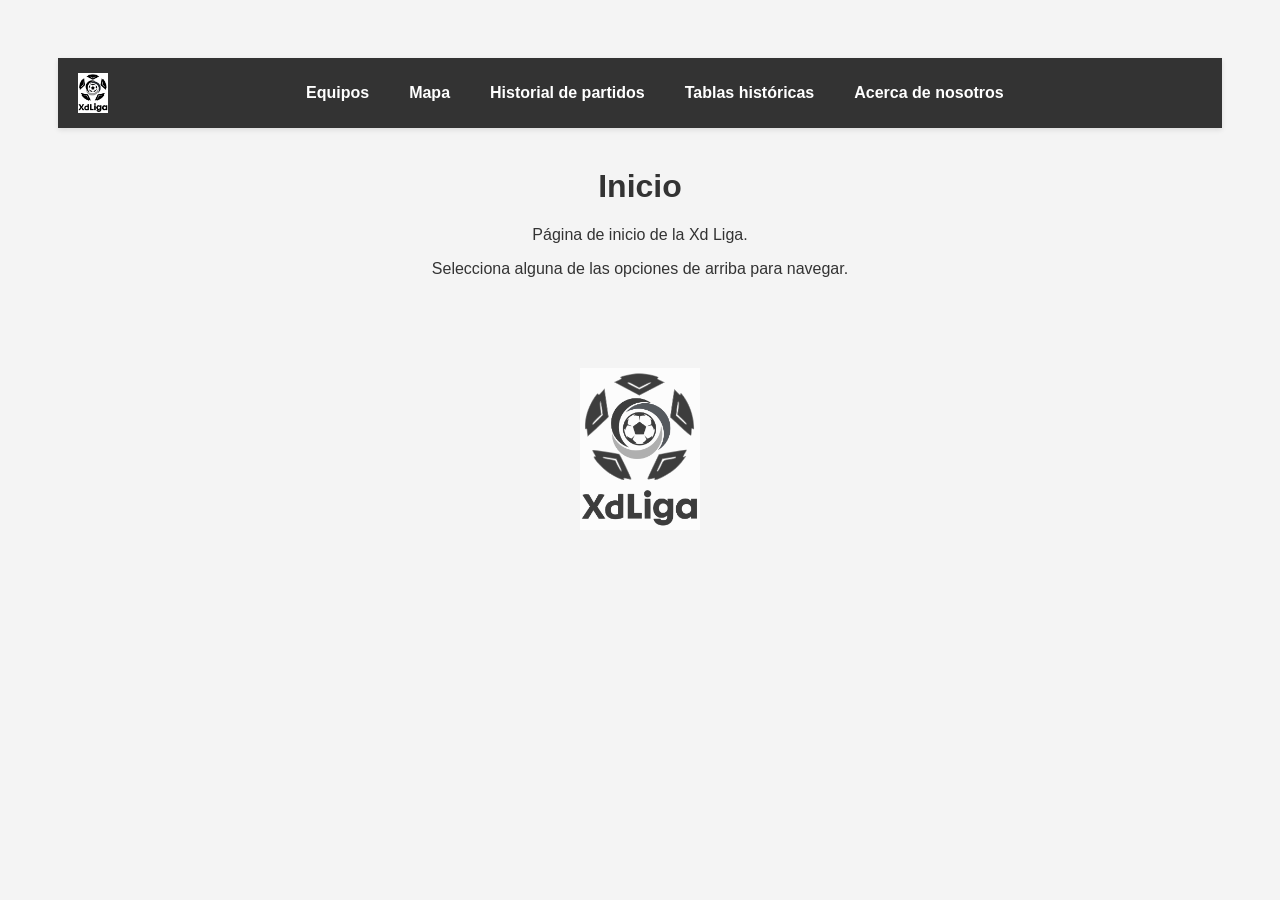
<file: index.html>
<!DOCTYPE html>
<html lang="es">
<head>
    <meta charset="UTF-8">
    <meta name="viewport" content="width=device-width, initial-scale=1.0">
    <title>Inicio</title>
    <link rel="stylesheet" href="style.css">
</head>
<body>
    <nav class="menu-principal">
        <div class="barra-navegacion-interna">
            <!-- Logotipo a la izquierda -->
            <a href="index.html" class="enlace-logo">
                <img src="logos/xd-liga.png" alt="Logotipo Oficial de la Liga" class="logo-liga-encabezado">
            </a>

            <!-- Tu menú original en lista -->
            <ul>
                <li><a href="equipos.html">Equipos</a></li>
                <li><a href="mapa.html">Mapa</a></li>
                <li><a href="historial.html">Historial de partidos</a></li>
                <li><a href="tabla-historica.html">Tablas históricas</a></li>
                <li><a href="acerca.html">Acerca de nosotros</a></li>
            </ul>
        </div>
    </nav>

    <main class="contenido">
        <h1>Inicio</h1>
        <p>Página de inicio de la Xd Liga.</p>
        <p>Selecciona alguna de las opciones de arriba para navegar.</p>
    </main>

    <footer class="pie-pagina">
        <img src="logos/xd-liga.png" alt="Logotipo Oficial de la Liga" class="logo-liga-pie">
    </footer>

</body>
</html>
</file>
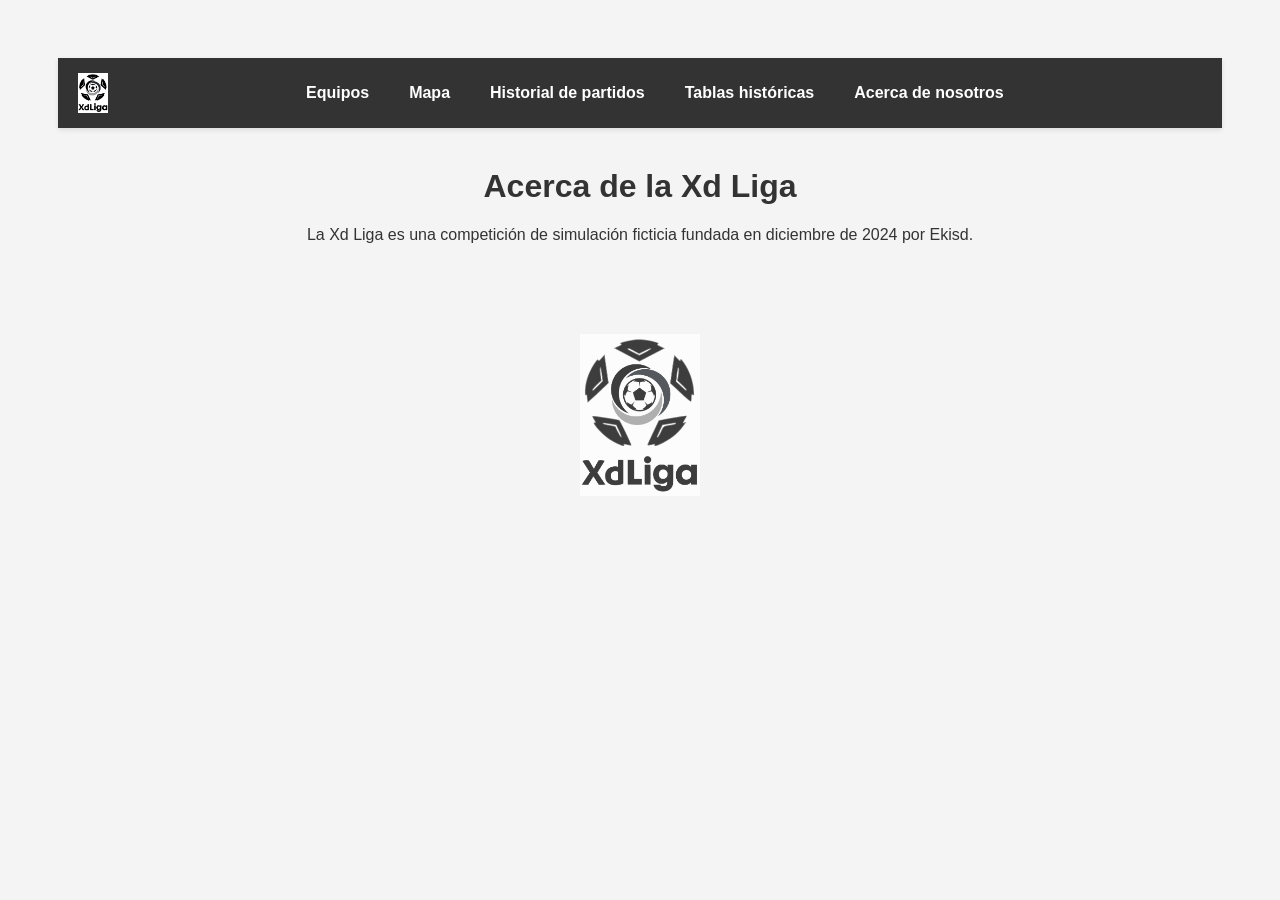
<file: acerca.html>
<!DOCTYPE html>
<html lang="es">
<head>
    <meta charset="UTF-8">
    <meta name="viewport" content="width=device-width, initial-scale=1.0">
    <title>Acerca de la Xd Liga</title>
    <link rel="stylesheet" href="style.css">
</head>
<body>
    <nav class="menu-principal">
        <div class="barra-navegacion-interna">
            <!-- Logotipo a la izquierda -->
            <a href="index.html" class="enlace-logo">
                <img src="logos/xd-liga.png" alt="Logotipo Oficial de la Liga" class="logo-liga-encabezado">
            </a>

            <!-- Tu menú original en lista -->
            <ul>
                <li><a href="equipos.html">Equipos</a></li>
                <li><a href="mapa.html">Mapa</a></li>
                <li><a href="historial.html">Historial de partidos</a></li>
                <li><a href="tabla-historica.html">Tablas históricas</a></li>
                <li><a href="acerca.html">Acerca de nosotros</a></li>
            </ul>
        </div>
    </nav>

    <main class="contenido">
        <h1>Acerca de la Xd Liga</h1>
        <p>La Xd Liga es una competición de simulación ficticia fundada en diciembre de 2024 por Ekisd.</p>
    </main>

    <footer class="pie-pagina">
        <img src="logos/xd-liga.png" alt="Logotipo Oficial de la Liga" class="logo-liga-pie">
    </footer>
</body>
</html>
</file>
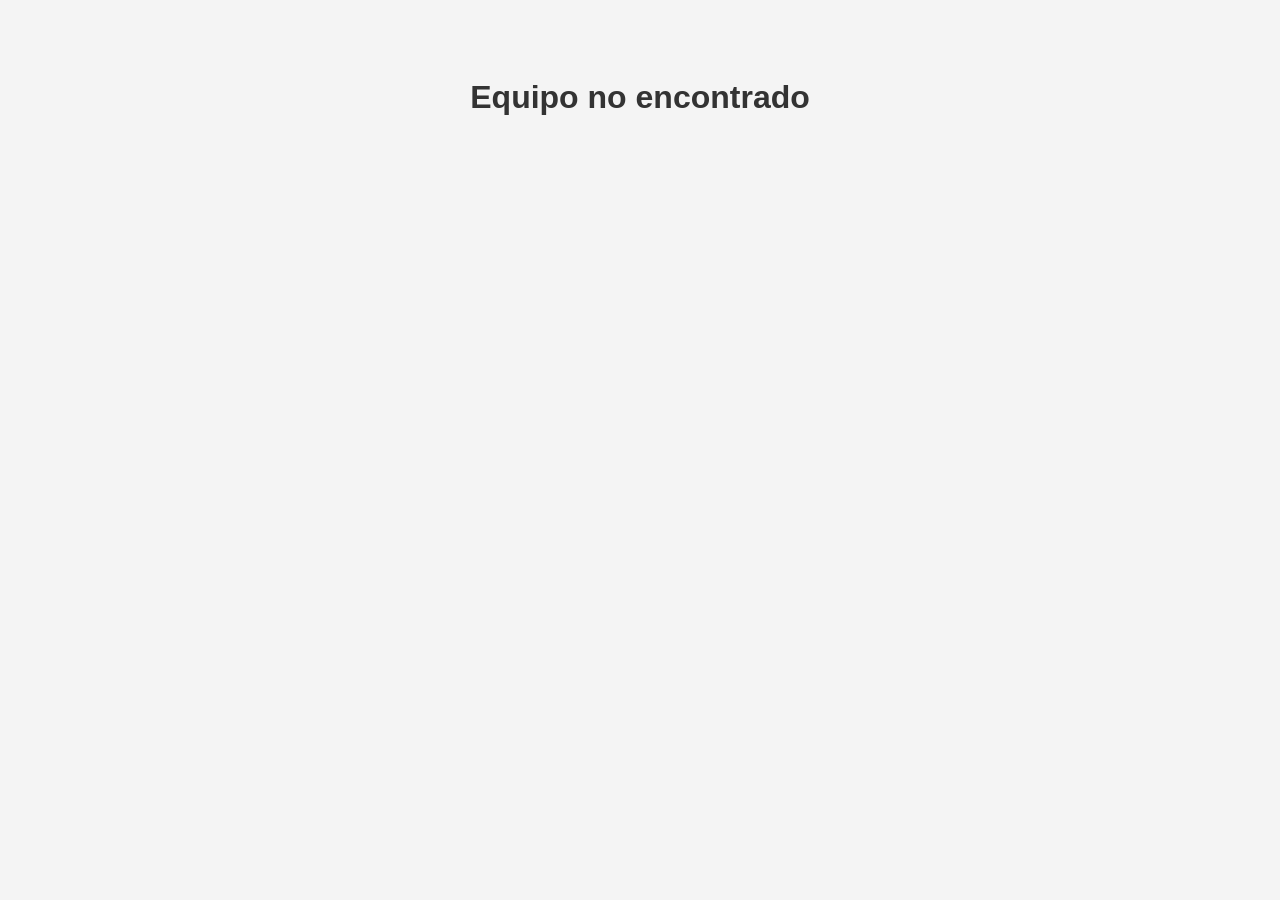
<file: detalle.html>
<!DOCTYPE html>
<html lang="es">
<head>
    <meta charset="UTF-8">
    <meta name="viewport" content="width=device-width, initial-scale=1.0">
    <title>Ficha Técnica del Equipo</title>
    <link rel="stylesheet" href="style.css">
</head>
<body>
    <nav class="menu-principal">
        <div class="barra-navegacion-interna">
            <!-- Logotipo a la izquierda -->
            <a href="index.html" class="enlace-logo">
                <img src="logos/xd-liga.png" alt="Logotipo Oficial de la Liga" class="logo-liga-encabezado">
            </a>

            <!-- Tu menú original en lista -->
            <ul>
                <li><a href="equipos.html">Equipos</a></li>
                <li><a href="mapa.html">Mapa</a></li>
                <li><a href="historial.html">Historial de partidos</a></li>
                <li><a href="tabla-historica.html">Tablas históricas</a></li>
                <li><a href="acerca.html">Acerca de nosotros</a></li>
            </ul>
        </div>
    </nav>

    <main class="contenido-perfil" id="perfil-cargar">
        <a href="equipos.html" class="boton-volver">&larr; Volver a la lista</a>
        
        <!-- CORREGIDO: Usaremos este ID tanto en el HTML como en el JS -->
        <div id="contenedor-perfil" class="perfil-equipo">
            <p>Cargando datos del club...</p>
        </div>

        <div id="contenedor-estadisticas" class="bloque-estadisticas">
            <!-- JavaScript inyectará el resumen de rendimiento aquí -->
        </div>
    </main>

    <script>
        const parametrosURL = new URLSearchParams(window.location.search);
        const equipoId = parametrosURL.get('id');

        Promise.all([
          fetch('equipos.json').then(res => res.json()),
          fetch('partidos.json').then(res => res.json())
        ])
        .then(([equipos, partidos]) => {
          const club = equipos.find(e => e.id === equipoId);
          if (!club) {
            document.body.innerHTML = "<h1>Equipo no encontrado</h1>";
            return;
          }

          // 1. RENDERIZAR INFORMACIÓN PRINCIPAL DEL CLUB
          const contenedorPerfil = document.getElementById('contenedor-perfil');
          contenedorPerfil.innerHTML = `
              <img src="logos/${club.logo}" alt="Logo" class="logo-grande">
              <h1>${club.nombre}</h1>
              <p class="apodo-perfil">"${club.apodo}"</p>
              <table class="tabla-datos">
                  <tr><th>Fundación</th><td>${club.fundacion}</td></tr>
                  <tr><th>Estadio</th><td>${club.estadio}</td></tr>
                  <tr><th>Capacidad</th><td>${club.capacidad.toLocaleString()} espectadores</td></tr>
                  <tr><th>Ubicación</th><td>${club.ubicacion}</td></tr>
                  <tr><th>División Actual</th><td>${club.division}</td></tr>
              </table>
          `;

          // 2. CALCULAR RENDIMIENTO HISTÓRICO GENERAL
          let pj = 0, pg = 0, pe = 0, pp = 0, gf = 0, gc = 0, puntos = 0;

          partidos.forEach(partido => {
              const esLocal = partido.local.id === equipoId;
              const esVisitante = partido.visitante.id === equipoId;

              if (!esLocal && !esVisitante) return; 

              pj += 1;
              const golesLocales = partido.local.goles;
              const golesVisitantes = partido.visitante.goles;

              if (esLocal) {
                  gf += golesLocales;
                  gc += golesVisitantes;
                  if (golesLocales > golesVisitantes) { pg += 1; puntos += 3; }
                  else if (golesLocales < golesVisitantes) { pp += 1; }
                  else { pe += 1; puntos += 1; }
              } else {
                  gf += golesVisitantes;
                  gc += golesLocales;
                  if (golesVisitantes > golesLocales) { pg += 1; puntos += 3; }
                  else if (golesVisitantes < golesLocales) { pp += 1; }
                  else { pe += 1; puntos += 1; }
              }
          });

          const dg = gf - gc;
          const puntosPosibles = pj * 3;
          const efectividad = puntosPosibles > 0 ? ((puntos / puntosPosibles) * 100).toFixed(1) : "0.0";

          // 3. RENDERIZAR TABLA DE METRICAS EN EL PANEL
          const contenedorEstadisticas = document.getElementById('contenedor-estadisticas');
          contenedorEstadisticas.innerHTML = `
              <h2>Rendimiento Histórico General</h2>
              <div class="tarjeta-rendimiento-grid">
                  <div class="item-metrica"><strong>PJ</strong><span>${pj}</span><label>Jugados</label></div>
                  <div class="item-metrica"><strong>PG</strong><span>${pg}</span><label>Ganados</label></div>
                  <div class="item-metrica"><strong>PE</strong><span>${pe}</span><label>Empatados</label></div>
                  <div class="item-metrica"><strong>PP</strong><span>${pp}</span><label>Perdidos</label></div>
                  <div class="item-metrica"><strong>GF</strong><span>${gf}</span><label>A Favor</label></div>
                  <div class="item-metrica"><strong>GC</strong><span>${gc}</span><label>En Contra</label></div>
                  <div class="item-metrica"><strong>DG</strong><span class="${dg > 0 ? 'pos' : dg < 0 ? 'neg' : ''}">${dg > 0 ? '+' + dg : dg}</span><label>Diferencia</label></div>
                  <div class="item-metrica destacada"><strong>EFECTIVIDAD</strong><span>${efectividad}%</span><label>${puntos} pts de ${puntosPosibles}</label></div>
              </div>
          `;
        })
        .catch(error => console.error("Error al generar la ficha técnica:", error));
    </script>

    <footer class="pie-pagina">
        <img src="logos/xd-liga.png" alt="Logotipo Oficial de la Liga" class="logo-liga-pie">
    </footer>

</body>
</html>
</file>
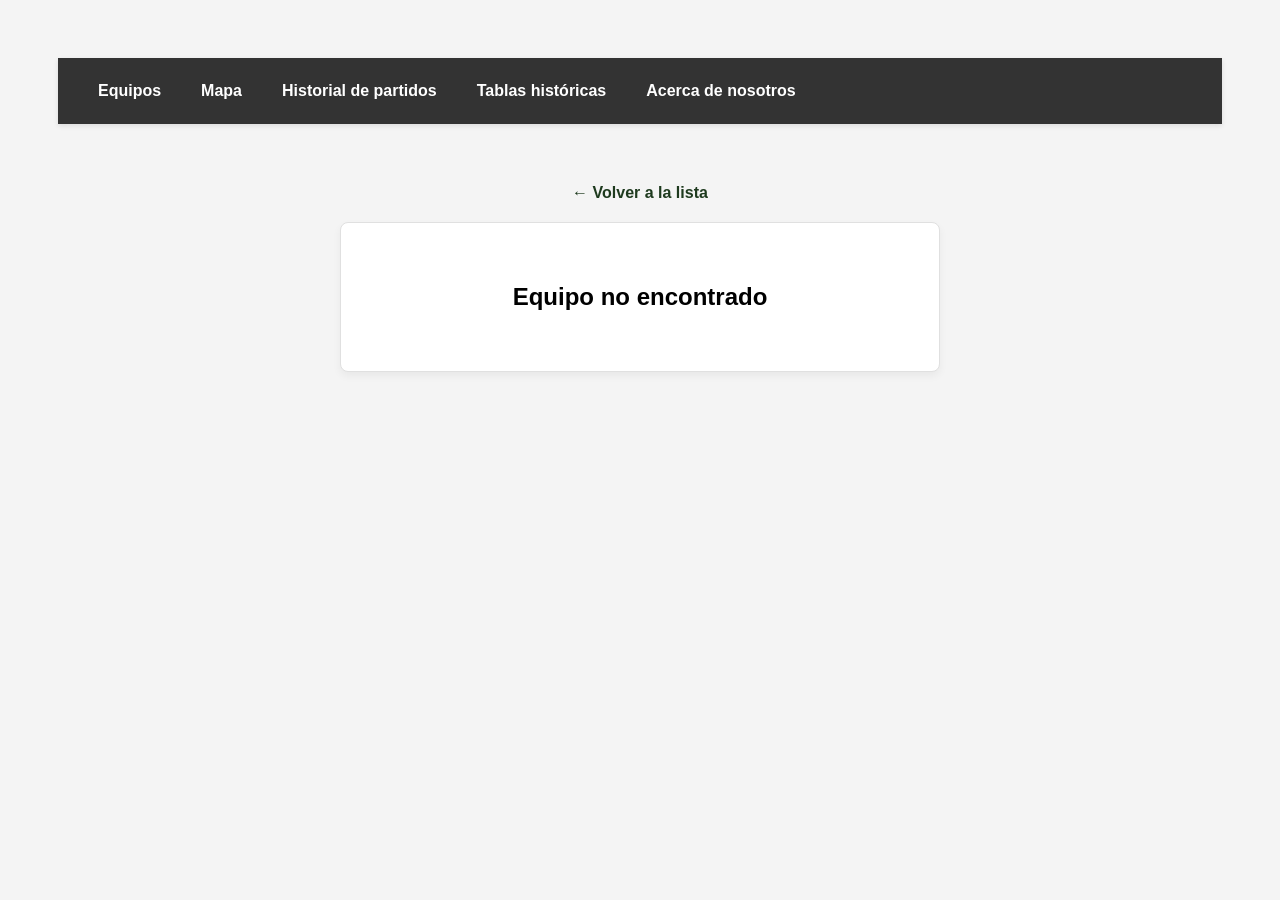
<file: detalles.html>
<!DOCTYPE html>
<html lang="es">
<head>
    <meta charset="UTF-8">
    <meta name="viewport" content="width=device-width, initial-scale=1.0">
    <title>Ficha Técnica del Equipo</title>
    <link rel="stylesheet" href="style.css">
</head>
<body>
    <nav class="menu-principal">
        <ul>
            <li><a href="equipos.html">Equipos</a></li>
            <li><a href="mapa.html">Mapa</a></li>
            <li><a href="historial.html">Historial de partidos</a></li>
            <li><a href="tabla-historica.html">Tablas históricas</a></li>
            <li><a href="acerca.html">Acerca de nosotros</a></li>
        </ul>
    </nav>

    <main class="contenido-perfil" id="perfil-cargar">
        <a href="equipos.html" class="boton-volver">&larr; Volver a la lista</a>
        
        <!-- El contenedor del perfil inicia vacío y se llena con JS -->
        <div id="detalle-club" class="perfil-equipo">
            <p>Cargando datos del club...</p>
        </div>
    </main>

    <!-- Script que detecta qué equipo abrir -->
    <script>
        // 1. Obtener el ID desde la URL (ej: ?id=EQ-001)
        const params = new URLSearchParams(window.location.search);
        const equipoId = params.get('id');

        // 2. Buscar los datos en el JSON
        fetch('equipos.json')
          .then(response => response.json())
          .then(equipos => {
            const club = equipos.find(e => e.id === equipoId);
            const contenedor = document.getElementById('detalle-club');

            if (club) {
                // Cambiar el título de la pestaña del navegador dinámicamente
                document.title = `Ficha Técnica - ${club.nombre}`;
                
                // 3. Inyectar la información homogeneizada en la plantilla
                contenedor.innerHTML = `
                <img src="logos/${club.logo}" alt="Logo" class="logo-grande">
                <h1>${club.nombre}</h1>
                <p class="apodo-perfil">"${club.apodo}"</p>
                <table class="tabla-datos">
                <tr><th>Fundación</th><td>${club.fundacion}</td></tr>
                <tr><th>Estadio</th><td>${club.estadio}</td></tr>
                <tr><th>Capacidad</th><td>${club.capacidad.toLocaleString()} espectadores</td></tr>
                <tr><th>Ubicación</th><td>${club.ubicacion}</td></tr>
                <tr><th>División Actual</th><td>${club.division}</td></tr>
                </table>
                `;
                // Guardamos el ID oculto en el contenedor por si se necesita
                contenedor.setAttribute('data-id', club.id);
            } else {
                contenedor.innerHTML = `<h2>Equipo no encontrado</h2>`;
            }
          });
    </script>
</body>
</html>
</file>
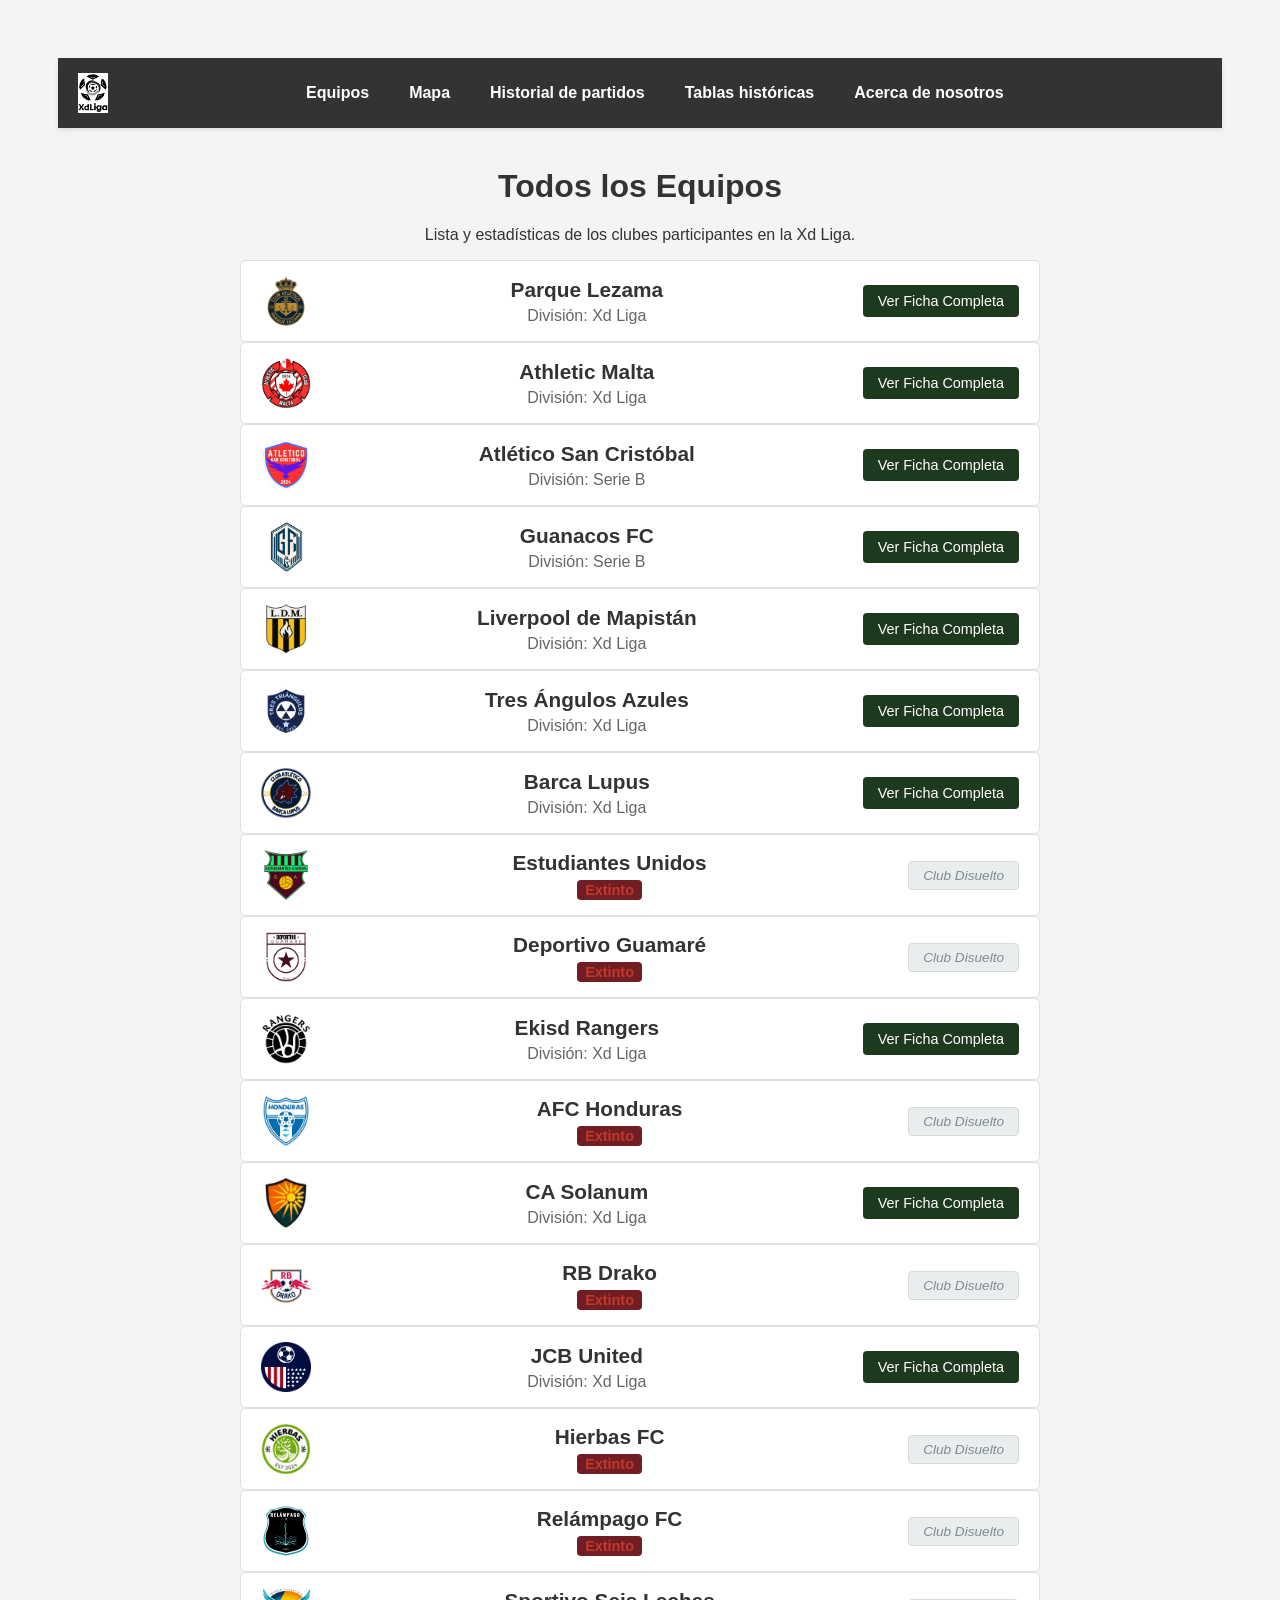
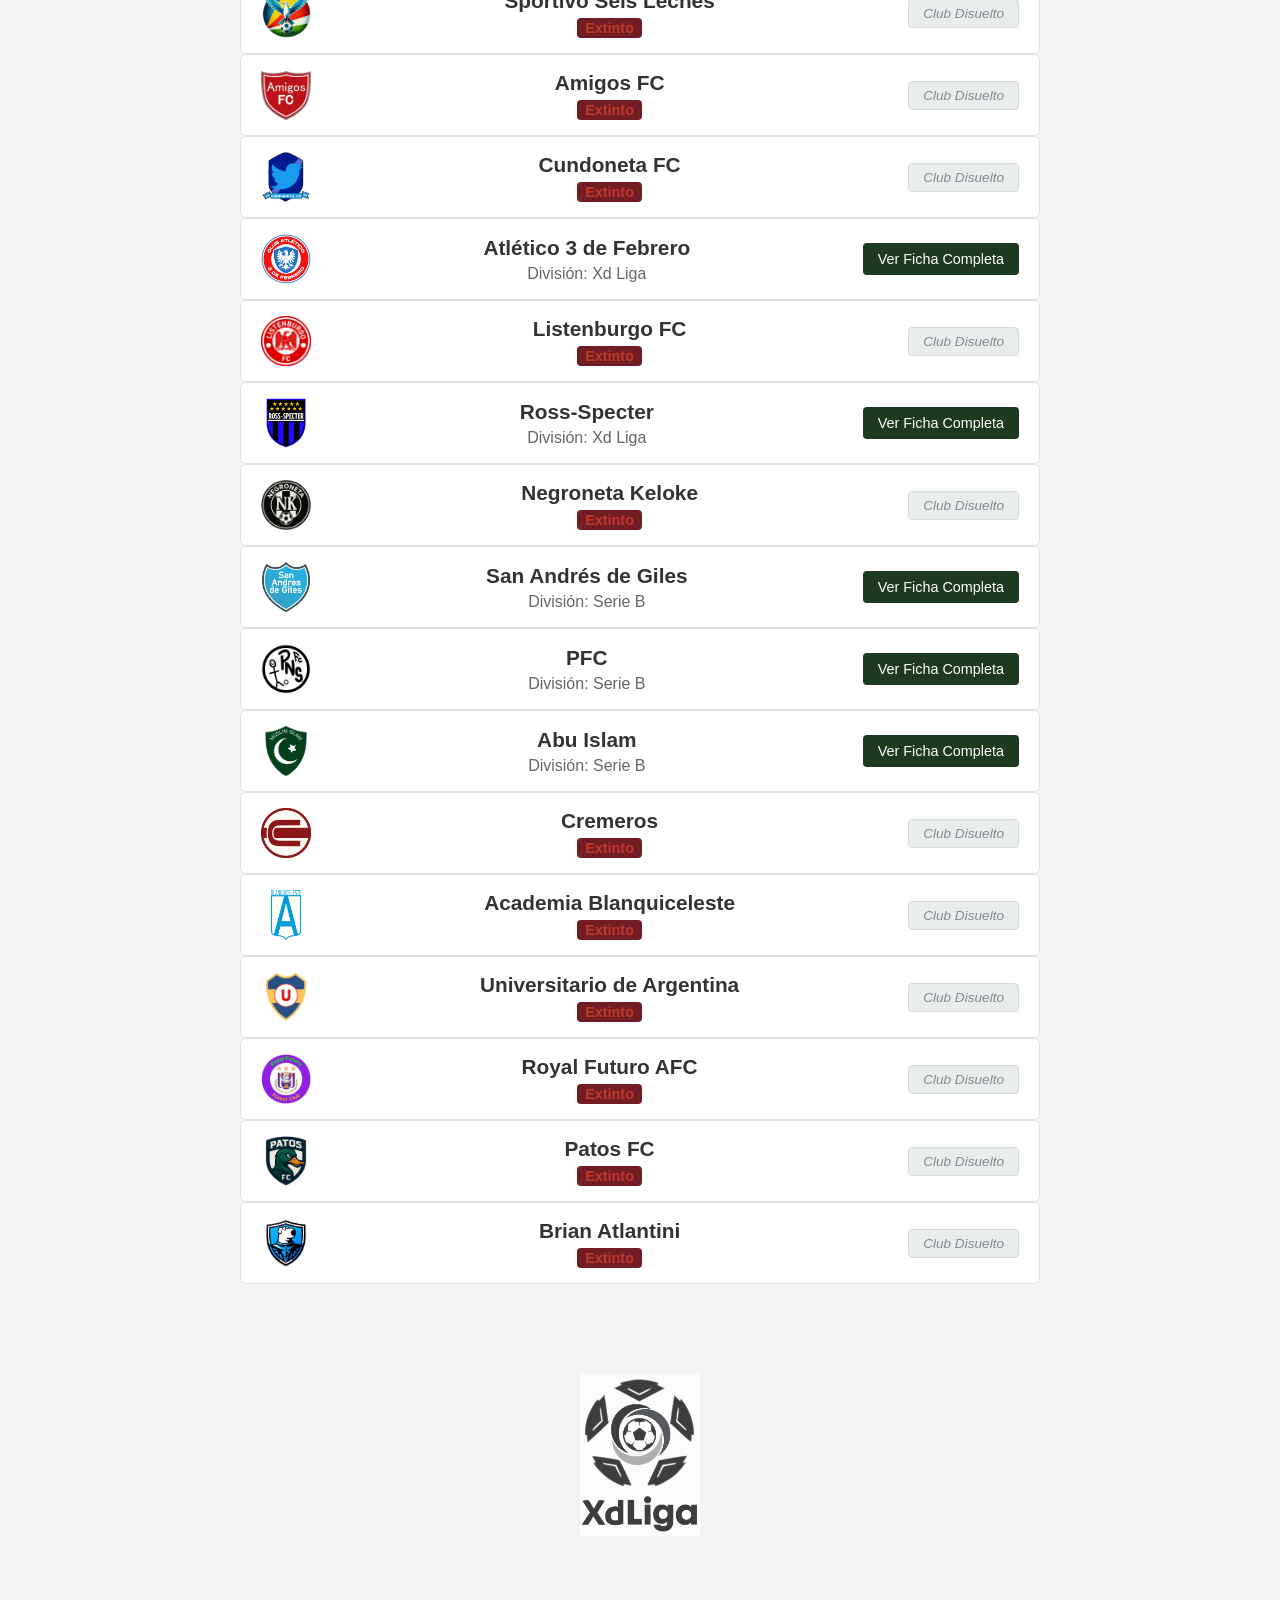
<file: equipos.html>
<!DOCTYPE html>
<html lang="es">
<head>
    <meta charset="UTF-8">
    <meta name="viewport" content="width=device-width, initial-scale=1.0">
    <title>Participantes de la Xd Liga</title>
    <link rel="stylesheet" href="style.css">
</head>
<body>
    <nav class="menu-principal">
        <div class="barra-navegacion-interna">
            <!-- Logotipo a la izquierda -->
            <a href="index.html" class="enlace-logo">
                <img src="logos/xd-liga.png" alt="Logotipo Oficial de la Liga" class="logo-liga-encabezado">
            </a>

            <!-- Tu menú original en lista -->
            <ul>
                <li><a href="equipos.html">Equipos</a></li>
                <li><a href="mapa.html">Mapa</a></li>
                <li><a href="historial.html">Historial de partidos</a></li>
                <li><a href="tabla-historica.html">Tablas históricas</a></li>
                <li><a href="acerca.html">Acerca de nosotros</a></li>
            </ul>
        </div>
    </nav>

    <main class="contenido">
        <h1>Todos los Equipos</h1>
        <p>Lista y estadísticas de los clubes participantes en la Xd Liga.</p>

        <!-- El contenedor ahora está vacío -->
        <section id="contenedor-equipos" class="lista-equipos"></section>
    </main> <!-- Queda solo este cierre aquí -->

    <!-- Vinculamos el script que cargará los equipos -->
    <script src="app-equipos.js"></script>

    <footer class="pie-pagina">
        <img src="logos/xd-liga.png" alt="Logotipo Oficial de la Liga" class="logo-liga-pie">
    </footer>

</body>
</html>
</file>
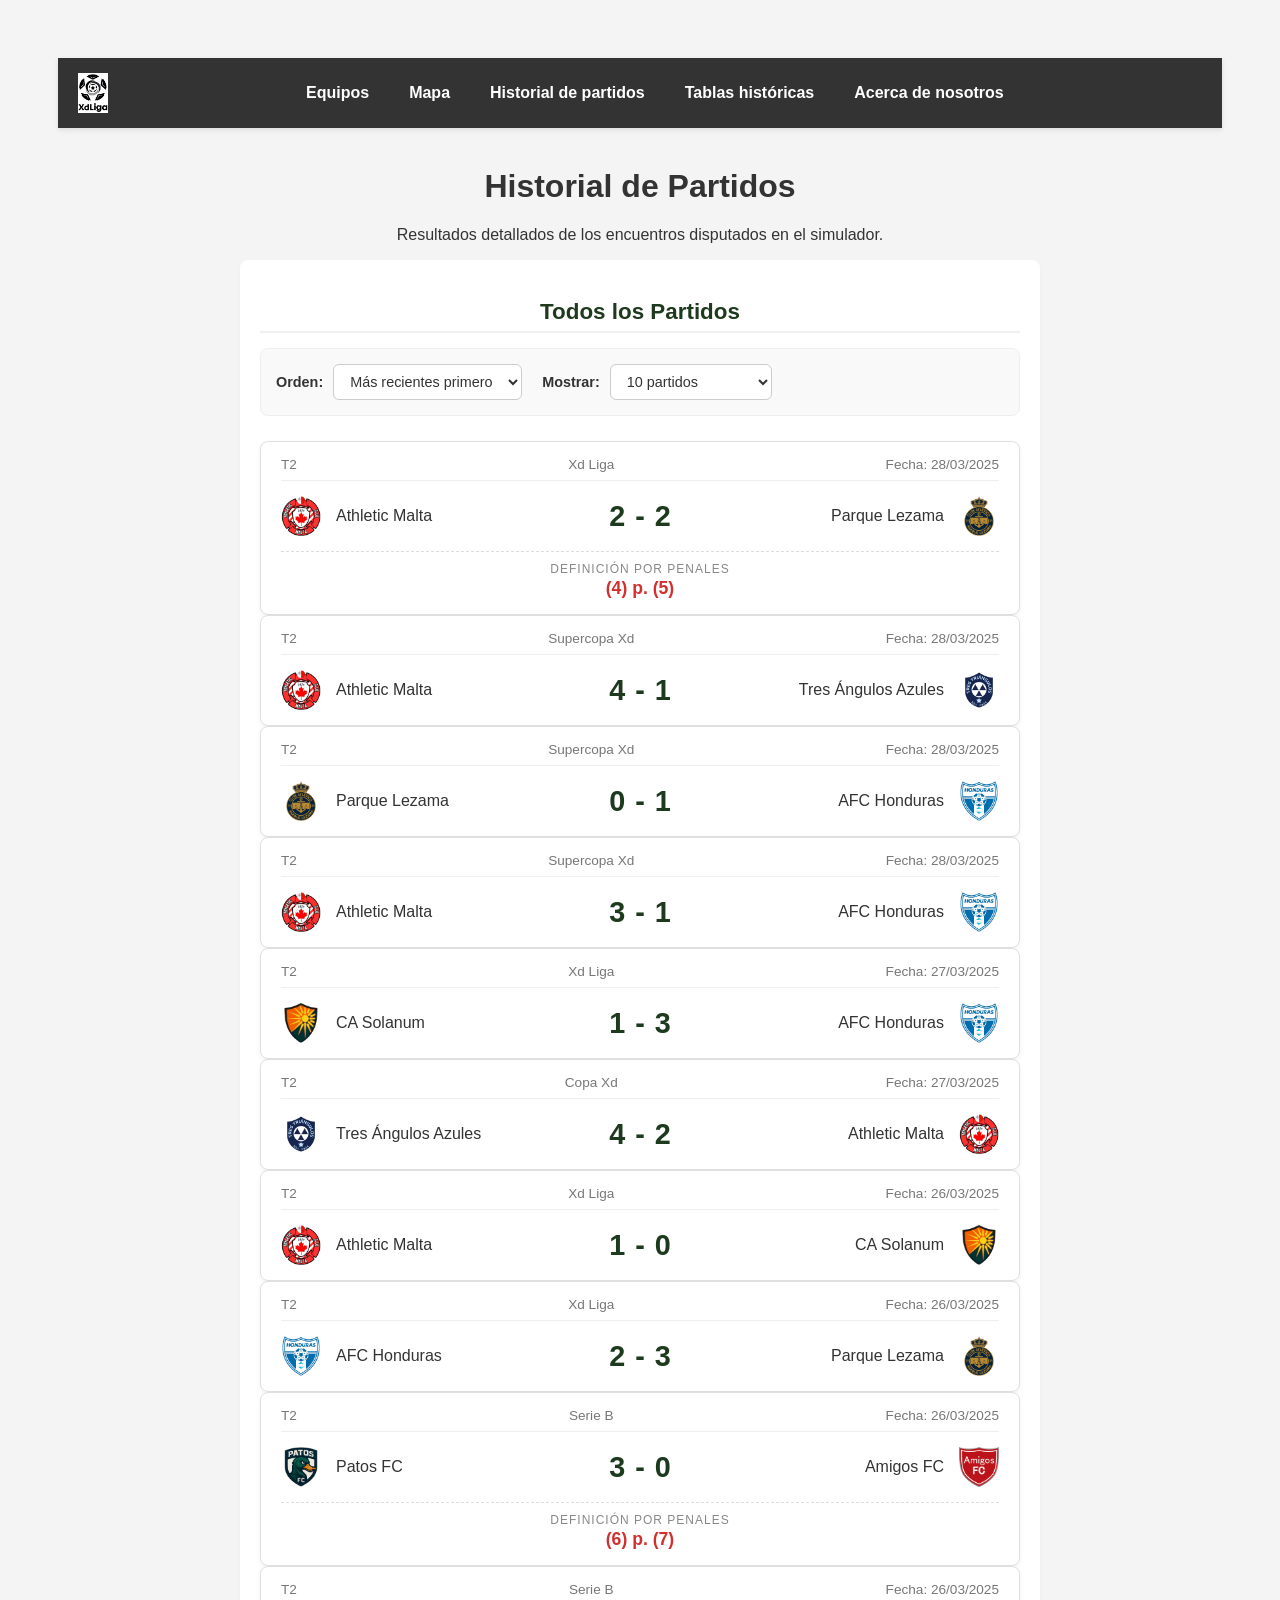
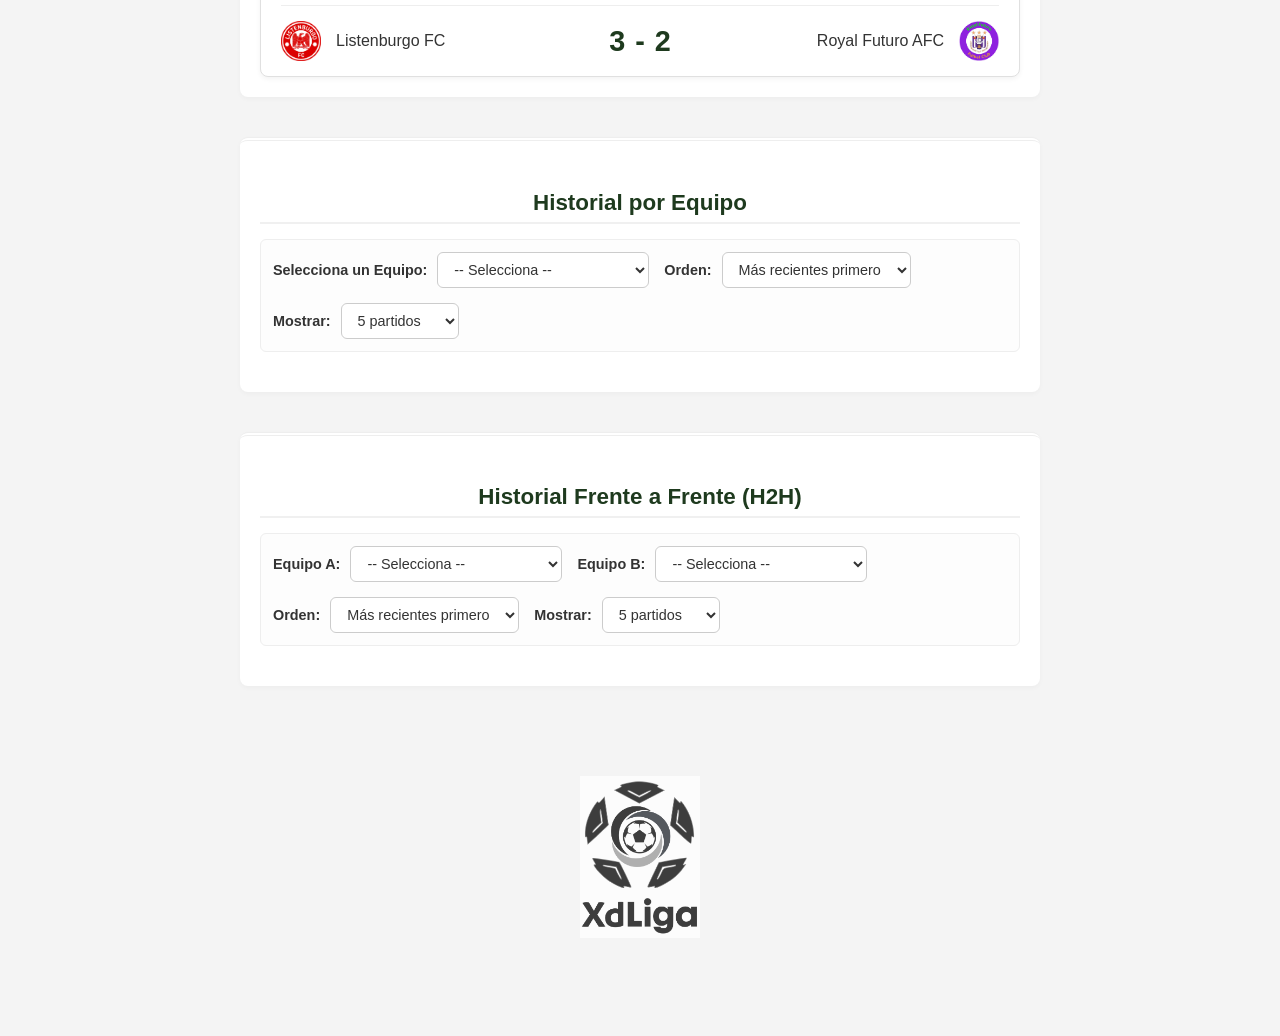
<file: historial.html>
<!DOCTYPE html>
<html lang="es">
<head>
    <meta charset="UTF-8">
    <meta name="viewport" content="width=device-width, initial-scale=1.0">
    <title>Historial de Partidos</title>
    <link rel="stylesheet" href="style.css">
</head>
<body>
    <nav class="menu-principal">
        <div class="barra-navegacion-interna">
            <!-- Logotipo a la izquierda -->
            <a href="index.html" class="enlace-logo">
                <img src="logos/xd-liga.png" alt="Logotipo Oficial de la Liga" class="logo-liga-encabezado">
            </a>

            <!-- Tu menú original en lista -->
            <ul>
                <li><a href="equipos.html">Equipos</a></li>
                <li><a href="mapa.html">Mapa</a></li>
                <li><a href="historial.html">Historial de partidos</a></li>
                <li><a href="tabla-historica.html">Tablas históricas</a></li>
                <li><a href="acerca.html">Acerca de nosotros</a></li>
            </ul>
        </div>
    </nav>

    <main class="contenido">
        <h1>Historial de Partidos</h1>
        <p>Resultados detallados de los encuentros disputados en el simulador.</p>

        <!-- ========================================== -->
        <!-- SECCIÓN 1: HISTORIAL GLOBAL DE TODOS LOS PARTIDOS -->
        <!-- ========================================== -->
        <section class="seccion-historial-modulo">
            <h2>Todos los Partidos</h2>
            <div class="controles-historial">
                <div class="control-grupo">
                    <label for="filtro-orden">Orden:</label>
                    <select id="filtro-orden">
                        <option value="recientes" selected>Más recientes primero</option>
                        <option value="antiguos">Más antiguos primero</option>
                    </select>
                </div>
                <div class="control-grupo">
                    <label for="filtro-limite">Mostrar:</label>
                    <select id="filtro-limite">
                        <option value="10" selected>10 partidos</option>
                        <option value="20">20 partidos</option>
                        <option value="50">50 partidos</option>
                        <option value="todos">Todos los partidos</option>
                    </select>
                </div>
            </div>
            <section id="contenedor-partidos" class="lista-partidos"></section>
        </section>

        <!-- ========================================== -->
        <!-- SECCIÓN 2: HISTORIAL ESPECÍFICO DE UN CLUB -->
        <!-- ========================================== -->
        <section class="seccion-historial-modulo bloque-separador">
            <h2>Historial por Equipo</h2>
            <div class="control-filtros-mixtos">
                <div class="control-grupo">
                    <label for="selector-club-propio">Selecciona un Equipo:</label>
                    <select id="selector-club-propio">
                        <option value="">-- Selecciona --</option>
                    </select>
                </div>
                <div class="control-grupo">
                    <label for="filtro-orden-propio">Orden:</label>
                    <select id="filtro-orden-propio">
                        <option value="recientes" selected>Más recientes primero</option>
                        <option value="antiguos">Más antiguos primero</option>
                    </select>
                </div>
                <div class="control-grupo">
                    <label for="filtro-limite-propio">Mostrar:</label>
                    <select id="filtro-limite-propio">
                        <option value="5" selected>5 partidos</option>
                        <option value="10">10 partidos</option>
                        <option value="todos">Todos</option>
                    </select>
                </div>
            </div>
            <section id="contenedor-partidos-propio" class="lista-partidos"></section>
        </section>

        <!-- ========================================== -->
        <!-- SECCIÓN 3: ENFRENTAMIENTO DIRECTO (H2H) -->
        <!-- ========================================== -->
        <section class="seccion-historial-modulo bloque-separador">
            <h2>Historial Frente a Frente (H2H)</h2>
            <div class="control-filtros-mixtos">
                <div class="control-grupo">
                    <label for="selector-h2h-A">Equipo A:</label>
                    <select id="selector-h2h-A"><option value="">-- Selecciona --</option></select>
                </div>
                <div class="control-grupo">
                    <label for="selector-h2h-B">Equipo B:</label>
                    <select id="selector-h2h-B"><option value="">-- Selecciona --</option></select>
                </div>
                <div class="control-grupo">
                    <label for="filtro-orden-h2h">Orden:</label>
                    <select id="filtro-orden-h2h">
                        <option value="recientes" selected>Más recientes primero</option>
                        <option value="antiguos">Más antiguos primero</option>
                    </select>
                </div>
                <div class="control-grupo">
                    <label for="filtro-limite-h2h">Mostrar:</label>
                    <select id="filtro-limite-h2h">
                        <option value="5" selected>5 partidos</option>
                        <option value="10">10 partidos</option>
                        <option value="todos">Todos</option>
                    </select>
                </div>
            </div>
            
            <div id="estadisticas-h2h" class="bloque-estadisticas" style="display: none; margin-bottom: 20px;"></div>
            <section id="contenedor-partidos-h2h" class="lista-partidos"></section>
        </section>

    </main>

    <script src="app.js"></script>

    <footer class="pie-pagina">
        <img src="logos/xd-liga.png" alt="Logotipo Oficial de la Liga" class="logo-liga-pie">
    </footer>

</body>
</html>
</file>
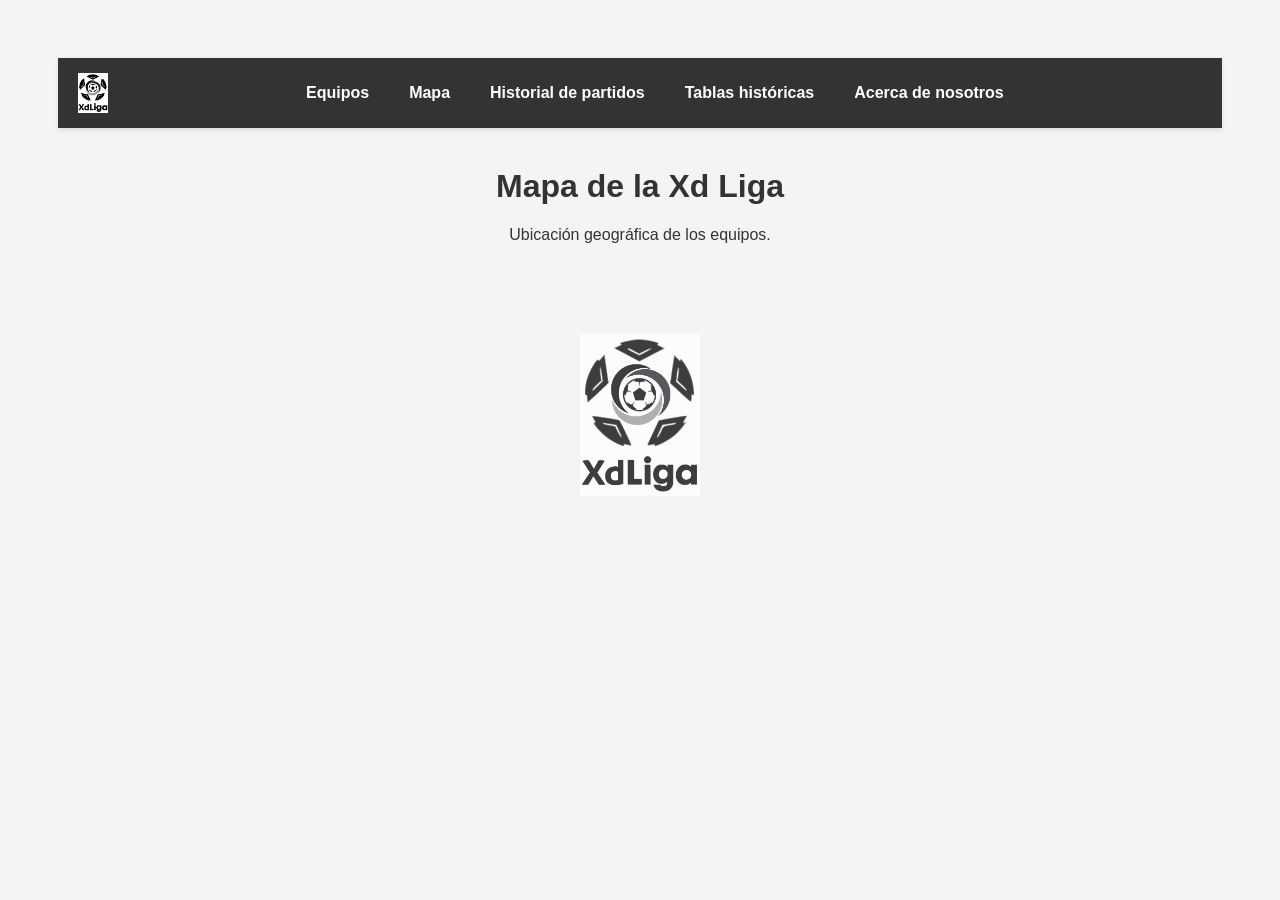
<file: mapa.html>
<!DOCTYPE html>
<html lang="es">
<head>
    <meta charset="UTF-8">
    <meta name="viewport" content="width=device-width, initial-scale=1.0">
    <title>Mapa de la Xd Liga</title>
    <link rel="stylesheet" href="style.css">
</head>
<body>
    <nav class="menu-principal">
        <div class="barra-navegacion-interna">
            <!-- Logotipo a la izquierda -->
            <a href="index.html" class="enlace-logo">
                <img src="logos/xd-liga.png" alt="Logotipo Oficial de la Liga" class="logo-liga-encabezado">
            </a>

            <!-- Tu menú original en lista -->
            <ul>
                <li><a href="equipos.html">Equipos</a></li>
                <li><a href="mapa.html">Mapa</a></li>
                <li><a href="historial.html">Historial de partidos</a></li>
                <li><a href="tabla-historica.html">Tablas históricas</a></li>
                <li><a href="acerca.html">Acerca de nosotros</a></li>
            </ul>
        </div>
    </nav>

    <main class="contenido">
        <h1>Mapa de la Xd Liga</h1>
        <p>Ubicación geográfica de los equipos.</p>
    </main>

    <footer class="pie-pagina">
        <img src="logos/xd-liga.png" alt="Logotipo Oficial de la Liga" class="logo-liga-pie">
    </footer>

</body>
</html>
</file>
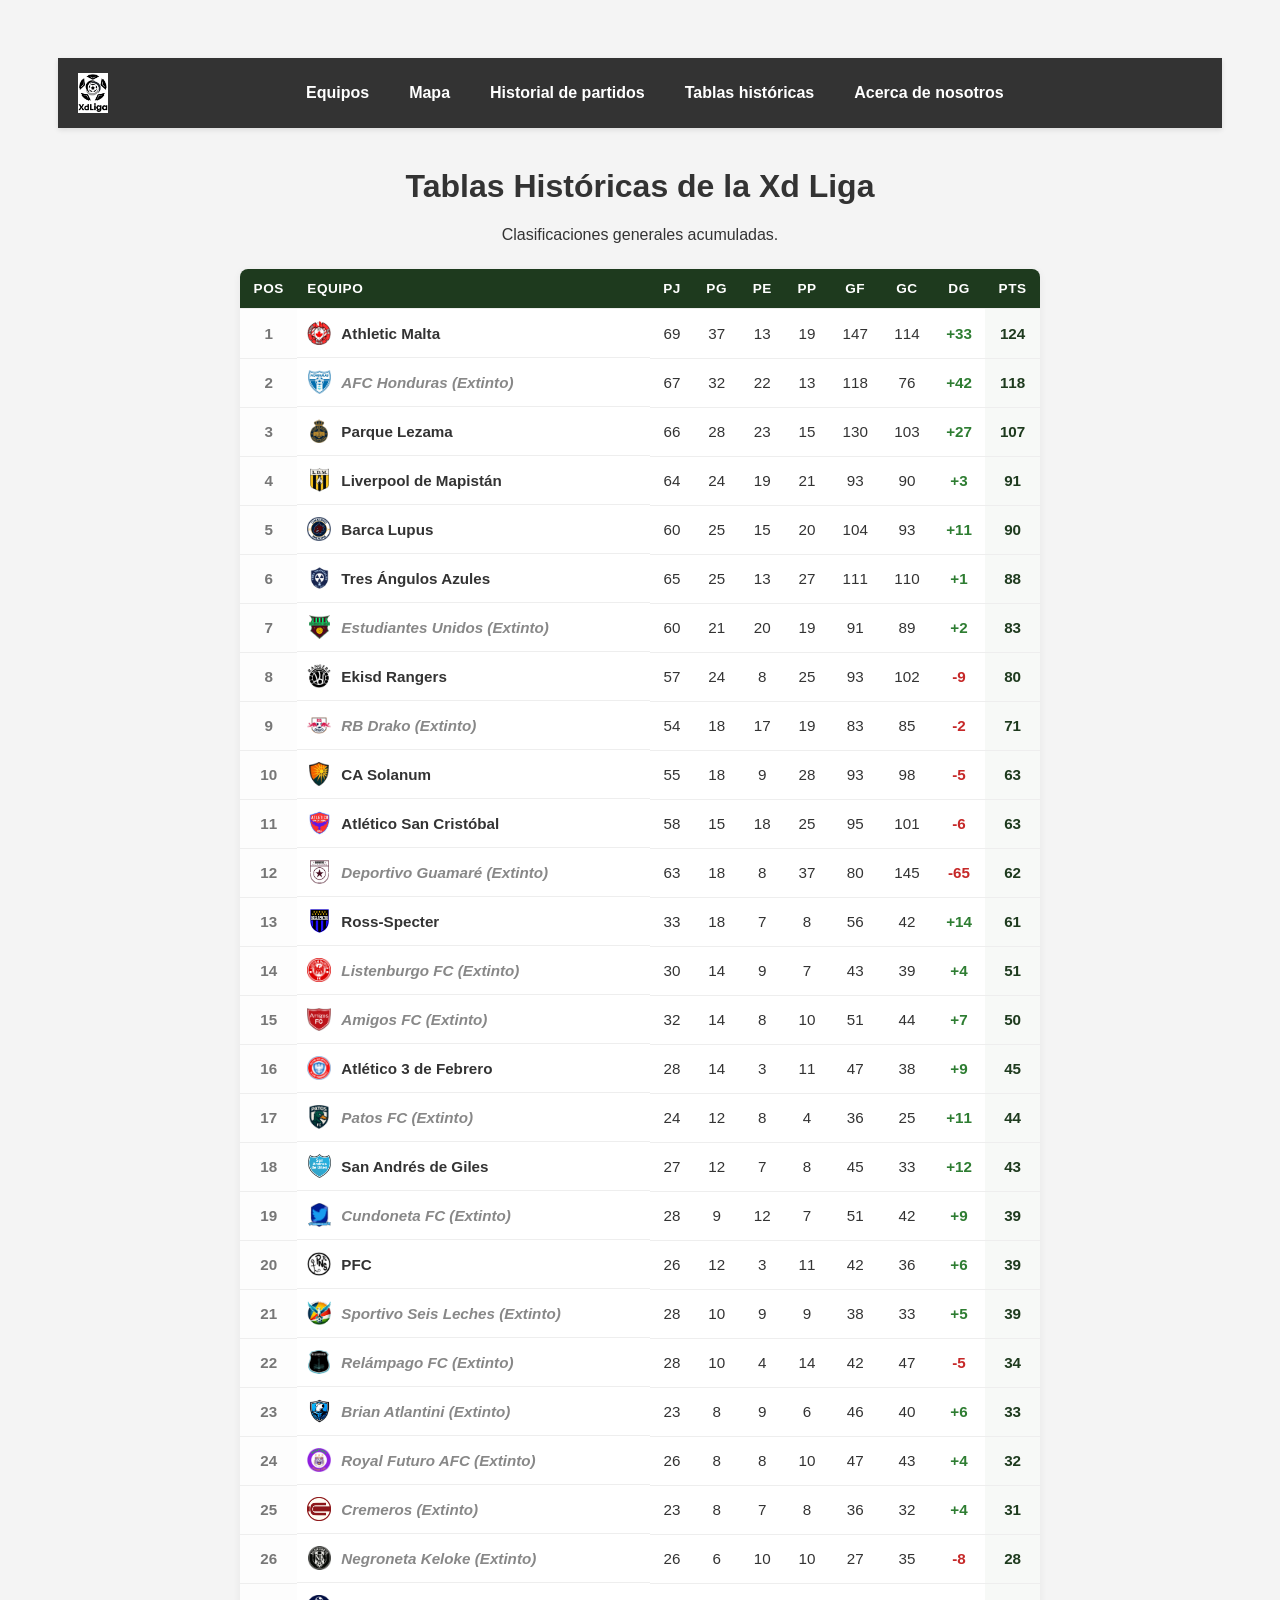
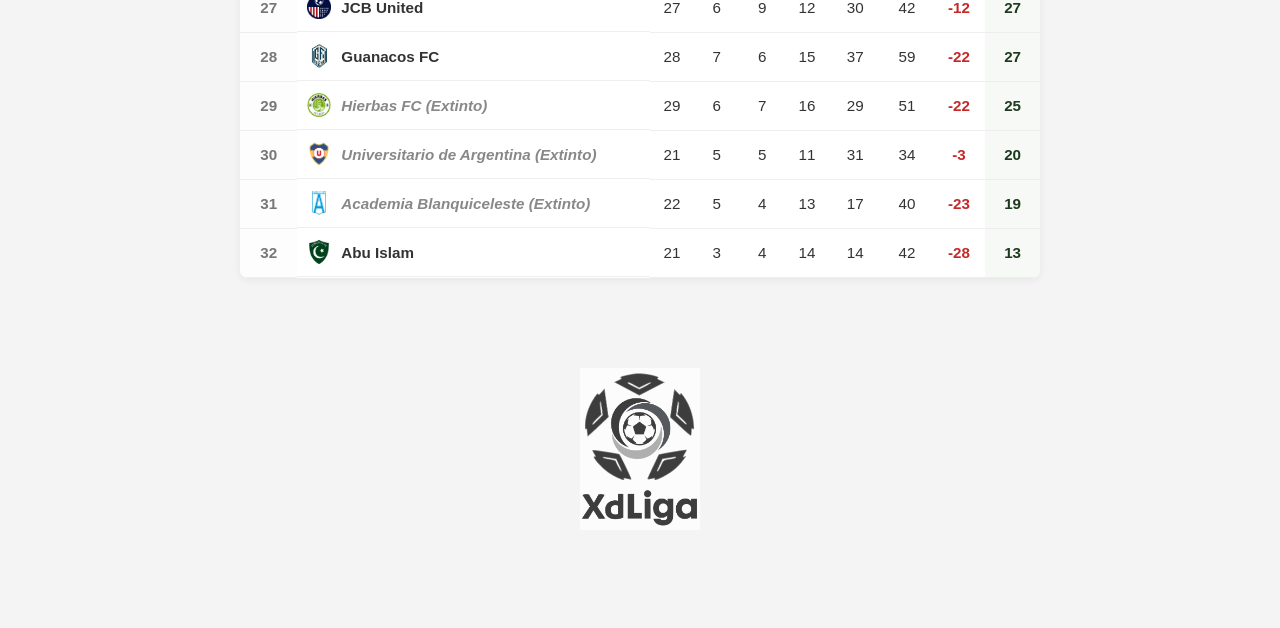
<file: tabla-historica.html>
<!DOCTYPE html>
<html lang="es">
<head>
    <meta charset="UTF-8">
    <meta name="viewport" content="width=device-width, initial-scale=1.0">
    <title>Tablas Históricas</title>
    <link rel="stylesheet" href="style.css">
</head>
<body>
    <nav class="menu-principal">
        <div class="barra-navegacion-interna">
            <!-- Logotipo a la izquierda -->
            <a href="index.html" class="enlace-logo">
                <img src="logos/xd-liga.png" alt="Logotipo Oficial de la Liga" class="logo-liga-encabezado">
            </a>

            <!-- Tu menú original en lista -->
            <ul>
                <li><a href="equipos.html">Equipos</a></li>
                <li><a href="mapa.html">Mapa</a></li>
                <li><a href="historial.html">Historial de partidos</a></li>
                <li><a href="tabla-historica.html">Tablas históricas</a></li>
                <li><a href="acerca.html">Acerca de nosotros</a></li>
            </ul>
        </div>
    </nav>

    <main class="contenido">
        <h1>Tablas Históricas de la Xd Liga</h1>
        <p>Clasificaciones generales acumuladas.</p>

        <div class="contenedor-tabla">
        <table class="tabla-clasificacion">
            <thead>
                <tr>
                    <th>Pos</th>
                    <th class="alinear-izquierda">Equipo</th>
                    <th>PJ</th>
                    <th>PG</th>
                    <th>PE</th>
                    <th>PP</th>
                    <th>GF</th>
                    <th>GC</th>
                    <th>DG</th>
                    <th>Pts</th>
                </tr>
            </thead>
            <tbody id="cuerpo-tabla">
                <!-- JavaScript cargará los datos ordenados aquí -->
            </tbody>
        </table>
    </div>
    </main>
    <script src="app-tabla.js"></script>

    <footer class="pie-pagina">
        <img src="logos/xd-liga.png" alt="Logotipo Oficial de la Liga" class="logo-liga-pie">
    </footer>

</body>
</html>
</file>
<file: style.css>
body {
    font-family: Arial, sans-serif;
    background-color: #f4f4f4;
    text-align: center;
    padding: 50px;
}

h1 {
    color: #333;
}

.menu-principal ul {
    list-style-type: none; 
    padding: 0;
    margin: 0;
    /* Quitamos el background-color y el justify-content: center de aquí */
    display: flex; 
    margin: 0 auto;
}

.menu-principal ul li {
    margin: 0;
}

/* Modificamos el selector para que aplique SOLO a los enlaces del menú de texto */
.menu-principal ul li a {
    display: block;
    color: white; /* Texto blanco */
    text-align: center;
    padding: 14px 20px; /* Mantiene el área de clic alta y cómoda */
    text-decoration: none; /* Quita el subrayado */
    font-weight: bold;
    transition: background-color 0.3s;
}

/* Aplica el efecto de cambio de color SOLO a los botones de texto */
.menu-principal ul li a:hover {
    background-color: #555; 
    border-radius: 4px; /* Opcional: le da esquinas curvas suaves al fondo gris al pasar el cursor */
}

/* Estilo limpio para el contenedor del logo (evita que herede los estilos anteriores) */
.menu-principal .enlace-logo {
    display: block;
    padding: 5px 0; /* Un pequeño colchón vertical para el logo */
    background: none !important; /* Garantiza que el logo no se pinte de gris */
}

.contenido {
    max-width: 800px;
    margin: 40px auto;
    padding: 0 20px;
    font-family: Arial, sans-serif;
    color: #333;
}

/* Estilos para la lista compacta de resumen */
.tarjeta-equipo-resumen {
    display: flex;
    align-items: center;
    background: #fff;
    border: 1px solid #e0e0e0;
    padding: 15px 20px;
    border-radius: 6px;
    gap: 20px;
}

.logo-pequeno {
    width: 50px;
    height: 50px;
    object-fit: contain;
}

.info-resumen {
    flex: 1;
}

.info-resumen h2 {
    margin: 0;
    font-size: 1.3rem;
}

.info-resumen p {
    margin: 5px 0 0 0;
    color: #666;
}

.boton-ver {
    background-color: #1e3a1e;
    color: white;
    text-decoration: none;
    padding: 8px 15px;
    border-radius: 4px;
    font-size: 0.9rem;
}

/* Estilos para la página de información detallada (Perfil) */
.contenido-perfil {
    max-width: 600px;
    margin: 40px auto;
    padding: 20px;
    font-family: Arial, sans-serif;
}

.perfil-equipo {
    text-align: center;
    background: white;
    padding: 40px 20px;
    border-radius: 8px;
    border: 1px solid #e0e0e0;
    box-shadow: 0 4px 8px rgba(0,0,0,0.05);
    margin-top: 20px;
}

.logo-grande {
    max-width: 150px;
    margin-bottom: 20px;
}

.apodo-perfil {
    font-style: italic;
    color: #666;
    margin-bottom: 30px;
}

/* Tabla elegante para los datos */
.tabla-datos {
    width: 100%;
    border-collapse: collapse;
    text-align: left;
    margin-top: 20px;
}

.tabla-datos th, .tabla-datos td {
    padding: 12px 15px;
    border-bottom: 1px solid #eee;
}

.tabla-datos th {
    background-color: #f9f9f9;
    color: #1e3a1e;
    width: 40%;
}

.boton-volver {
    text-decoration: none;
    color: #1e3a1e;
    font-weight: bold;
}

/* Contenedor principal de partidos */
.historial-partidos {
    display: flex;
    flex-direction: column;
    gap: 25px;
    margin-top: 20px;
}

/* Tarjeta de cada partido */
.partido-tarjeta {
    background: #ffffff;
    border: 1px solid #e0e0e0;
    border-radius: 8px;
    padding: 15px 20px;
    box-shadow: 0 2px 5px rgba(0,0,0,0.05);
}

/* Fila superior con metadatos */
.partido-info-superior {
    display: flex;
    justify-content: space-between;
    font-size: 0.85rem;
    color: #777;
    border-bottom: 1px solid #eee;
    padding-bottom: 8px;
    margin-bottom: 15px;
}

.partido-info-superior span {
    font-weight: 500;
}

/* Bloque central del marcador */
.marcador-bloque {
    display: flex;
    align-items: center;
    justify-content: space-between;
}

/* Estilo para cada bloque de equipo */
.equipo-marcador {
    display: flex;
    align-items: center;
    width: 40%;
    gap: 15px;
}

.equipo-marcador.local {
    justify-content: flex-start;
}

.equipo-marcador.visitante {
    justify-content: flex-end;
    text-align: right;
}

/* Homogeneidad en los logos dentro del historial */
.logo-partido {
    width: 40px;
    height: 40px;
    object-fit: contain;
}

.equipo-nombre {
    font-weight: bold;
    color: #333;
}

/* Números del marcador de goles */
.resultado-numeros {
    width: 20%;
    text-align: center;
    font-size: 1.8rem;
    font-weight: 800;
    color: #1e3a1e;
    display: flex;
    justify-content: center;
    gap: 10px;
}

/* Sección inferior para cuando hay penales */
.tanda-penales-bloque {
    margin-top: 15px;
    padding-top: 10px;
    border-top: 1px dashed #ddd;
    text-align: center;
    font-size: 0.9rem;
    color: #555;
}

.etiqueta-penales {
    text-transform: uppercase;
    font-size: 0.75rem;
    letter-spacing: 1px;
    color: #888;
    display: block;
    margin-bottom: 2px;
}

.resultado-penales {
    font-weight: bold;
    font-size: 1.1rem;
    color: #d32f2f; /* Un color distintivo para diferenciarlo de los goles regulares */
}

/* Responsivo para móviles */
@media (max-width: 600px) {
    .marcador-bloque {
        flex-direction: column;
        gap: 15px;
    }
    .equipo-marcador {
        width: 100%;
        justify-content: center !important;
        text-align: center !important;
    }
    .equipo-marcador.visitante {
        flex-direction: row-reverse; /* Mantiene el logo a la derecha en móviles */
    }
    .resultado-numeros {
        width: 100%;
    }
}

/* Contenedor responsivo para permitir scroll horizontal en móviles si es necesario */
.contenedor-tabla {
    width: 100%;
    overflow-x: auto;
    margin-top: 25px;
    background: #ffffff;
    border-radius: 8px;
    box-shadow: 0 2px 8px rgba(0,0,0,0.06);
}

.tabla-clasificacion {
    width: 100%;
    border-collapse: collapse;
    text-align: center;
    font-size: 0.95rem;
}

.tabla-clasificacion th, 
.tabla-clasificacion td {
    padding: 12px 10px;
    border-bottom: 1px solid #eee;
}

.tabla-clasificacion th {
    background-color: #1e3a1e;
    color: #ffffff;
    font-weight: 600;
    font-size: 0.85rem;
    text-transform: uppercase;
    letter-spacing: 0.5px;
}

.alinear-izquierda {
    text-align: left;
}

/* Columna de equipo con alineación del logo */
.columna-equipo {
    display: flex;
    align-items: center;
    gap: 10px;
    font-weight: bold;
    color: #333;
}

.logo-tabla {
    width: 24px;
    height: 24px;
    object-fit: contain;
}

.posicion {
    font-weight: bold;
    color: #777;
    background: #fdfdfd;
}

/* Destacar la columna de puntos totales */
.puntos-destacados {
    font-weight: 800;
    color: #1e3a1e;
    background-color: #f7f9f7;
}

/* Colores para la diferencia de goles */
.dg-positiva {
    color: #2e7d32;
    font-weight: 600;
}

.dg-negativa {
    color: #c62828;
    font-weight: 600;
}

/* Efecto Hover en las filas */
.tabla-clasificacion tbody tr:hover {
    background-color: #f5f9f5;
}

.controles-historial {
    display: flex;
    gap: 20px;
    margin-bottom: 25px;
    background-color: #f9f9f9;
    padding: 15px;
    border-radius: 8px;
    border: 1px solid #eee;
    flex-wrap: wrap;
}

.control-grupo {
    display: flex;
    align-items: center;
    gap: 10px;
}

.control-grupo label {
    font-weight: 600;
    color: #333;
    font-size: 0.9rem;
}

.control-grupo select {
    padding: 8px 12px;
    border-radius: 6px;
    border: 1px solid #ccc;
    background-color: #fff;
    font-size: 0.9rem;
    color: #333;
    cursor: pointer;
    outline: none;
    transition: border-color 0.2s;
}

.control-grupo select:focus {
    border-color: #1e3a1e; /* El color verde de tu liga */
}

.bloque-estadisticas {
    margin-top: 35px;
    background: #ffffff;
    padding: 20px;
    border-radius: 8px;
    box-shadow: 0 2px 8px rgba(0,0,0,0.06);
}

.bloque-estadisticas h2 {
    color: #1e3a1e;
    font-size: 1.3rem;
    margin-bottom: 20px;
    border-bottom: 2px solid #eee;
    padding-bottom: 8px;
}

/* Rejilla para los bloques numéricos */
.tarjeta-rendimiento-grid {
    display: grid;
    grid-template-columns: repeat(auto-fit, minmax(100px, 1fr));
    gap: 15px;
}

.item-metrica {
    background: #fdfdfd;
    border: 1px solid #eaeaea;
    border-radius: 6px;
    padding: 12px;
    text-align: center;
    display: flex;
    flex-direction: column;
    justify-content: center;
}

.item-metrica strong {
    font-size: 0.75rem;
    color: #777;
    text-transform: uppercase;
    letter-spacing: 0.5px;
}

.item-metrica span {
    font-size: 1.6rem;
    font-weight: 800;
    color: #333;
    margin: 4px 0;
}

.item-metrica label {
    font-size: 0.75rem;
    color: #999;
}

/* Colores para la diferencia de gol */
.item-metrica span.pos { color: #2e7d32; }
.item-metrica span.neg { color: #c62828; }

/* Resaltar la caja de efectividad */
.item-metrica.destacada {
    background-color: #f4f8f4;
    border-color: #c8e6c9;
    grid-column: span 2; /* Ocupa el doble de espacio */
}

.item-metrica.destacada span {
    color: #1e3a1e;
}

/* Ajuste responsivo para pantallas pequeñas */
@media (max-width: 480px) {
    .tarjeta-rendimiento-grid {
        grid-template-columns: repeat(2, 1fr);
    }
    .item-metrica.destacada {
        grid-column: span 2;
    }
}

.bloque-historial-propio {
    margin-top: 40px;
}

.bloque-historial-propio h2 {
    color: #1e3a1e;
    font-size: 1.3rem;
    margin-bottom: 20px;
    border-bottom: 2px solid #eee;
    padding-bottom: 8px;
}

/* Bordes de color según el resultado del dueño de la ficha */
.partido-tarjeta.partido-ganado {
    border-left: 5px solid #2e7d32; /* Verde */
}

.partido-tarjeta.partido-perdido {
    border-left: 5px solid #c62828; /* Rojo */
}

.partido-tarjeta.partido-empate {
    border-left: 5px solid #9e9e9e; /* Gris */
}

.sin-partidos {
    text-align: center;
    color: #666;
    font-style: italic;
    padding: 20px;
}

.bloque-frente-a-frente {
    margin-top: 50px;
    padding-top: 20px;
    border-top: 3px dashed #eee;
}

.bloque-frente-a-frente h2 {
    color: #1e3a1e;
    font-size: 1.3rem;
    margin-bottom: 15px;
}

.control-rival {
    margin-bottom: 20px;
}

.control-rival label {
    font-weight: bold;
    color: #444;
    margin-right: 10px;
}

.control-rival select {
    padding: 8px 15px;
    border-radius: 6px;
    border: 1px solid #ccc;
    font-size: 0.95rem;
    cursor: pointer;
}

#estadisticas-h2h h3 {
    font-size: 1rem;
    color: #555;
    margin-bottom: 15px;
}

.seccion-historial-modulo {
    background: #fff;
    padding: 20px;
    border-radius: 8px;
    margin-bottom: 30px;
    box-shadow: 0 2px 5px rgba(0,0,0,0.03);
}

.seccion-historial-modulo h2 {
    color: #1e3a1e;
    font-size: 1.4rem;
    margin-bottom: 15px;
    border-bottom: 2px solid #f0f0f0;
    padding-bottom: 6px;
}

.bloque-separador {
    margin-top: 40px;
    border-top: 4px double #eee;
    padding-top: 30px;
}

.control-filtros-mixtos {
    display: flex;
    gap: 15px;
    flex-wrap: wrap;
    background: #fdfdfd;
    padding: 12px;
    border: 1px solid #eee;
    border-radius: 6px;
    margin-bottom: 20px;
}

/* Etiqueta roja elegante para la palabra Extinto */
.etiqueta-extinto {
    background-color: #721c24;
    color: #f8d7da;
    padding: 2px 8px;
    border-radius: 4px;
    font-size: 0.85rem;
    font-weight: bold;
    display: inline-block;
}

/* Estilo para el botón gris que reemplaza al de ver ficha */
.boton-deshabilitado {
    display: inline-block;
    padding: 6px 14px;         /* Relleno más sutil */
    font-size: 0.85rem;        /* Tamaño de fuente más discreto */
    background-color: #eaeded; /* Gris suave */
    color: #7f8c8d;            /* Texto gris medio */
    border: 1px solid #d5dbdb;
    border-radius: 4px;
    font-style: italic;
    text-align: center;
    align-self: center;        /* Evita que se estire a lo alto en contenedores Flex */
}

.etiqueta-extinto {
    color: #c0392b;
    font-weight: bold;
    font-size: 0.9rem;
}

/* Contenedor del pie de página */
.pie-pagina {
    display: flex;
    justify-content: center; /* Centra horizontalmente */
    align-items: center;     /* Centra verticalmente */
    padding: 40px 0;         /* Espaciado arriba y abajo del logo */
    margin-top: 50px;        /* Separación con el contenido de la página */
    width: 100%;
    clear: both;             /* Evita problemas si usas elementos flotantes */
}

/* Propiedades del logotipo de la liga */
.logo-liga-pie {
    max-width: 120px;        /* Controla el ancho máximo para que no se vea gigante */
    height: auto;            /* Mantiene la proporción original de la imagen */
    opacity: 0.75;           /* Opacidad sutil (opcional) para que se integre mejor */
    transition: opacity 0.3s ease;
}

/* Efecto visual al pasar el mouse por encima */
.logo-liga-pie:hover {
    opacity: 1;
}

/* El fondo oscuro (#333) ahora envuelve todo el bloque del encabezado */
.menu-principal {
    background-color: #333; 
    padding: 10px 20px;
    box-shadow: 0 2px 5px rgba(0,0,0,0.1);
}

/* Contenedor flex para alinear el logo y la lista en la misma línea */
.barra-navegacion-interna {
    max-width: 1200px; /* Limita el ancho en pantallas muy grandes */
    margin: 0 auto;    /* Centra el contenedor en la pantalla */
    display: flex;
    justify-content: space-between; /* Logo a la izquierda, menú a la derecha */
    align-items: center;            /* Alineación vertical perfecta */
    flex-wrap: wrap;                /* Permite que se adapte si la pantalla es chica */
}

/* Tamaño del logotipo del encabezado */
.logo-liga-encabezado {
    height: 40px; /* Altura sutil y elegante para que la barra no sea muy alta */
    width: auto;  /* Mantiene la proporción de tu PNG */
    display: block;
    transition: transform 0.2s ease;
}

.logo-liga-encabezado:hover {
    transform: scale(1.05);
}

.enlace-tabla-equipo {
    color: inherit; /* Mantiene el color del texto de tu tabla */
    text-decoration: none;
    font-weight: bold;
}

.enlace-tabla-equipo:hover {
    text-decoration: underline; /* Solo se subraya al pasar el cursor */
    color: #0056b3; /* O el color destacado que prefieras para tu web */
}

.nombre-extinto-tabla {
    color: #888;
    font-style: italic;
}
</file>
